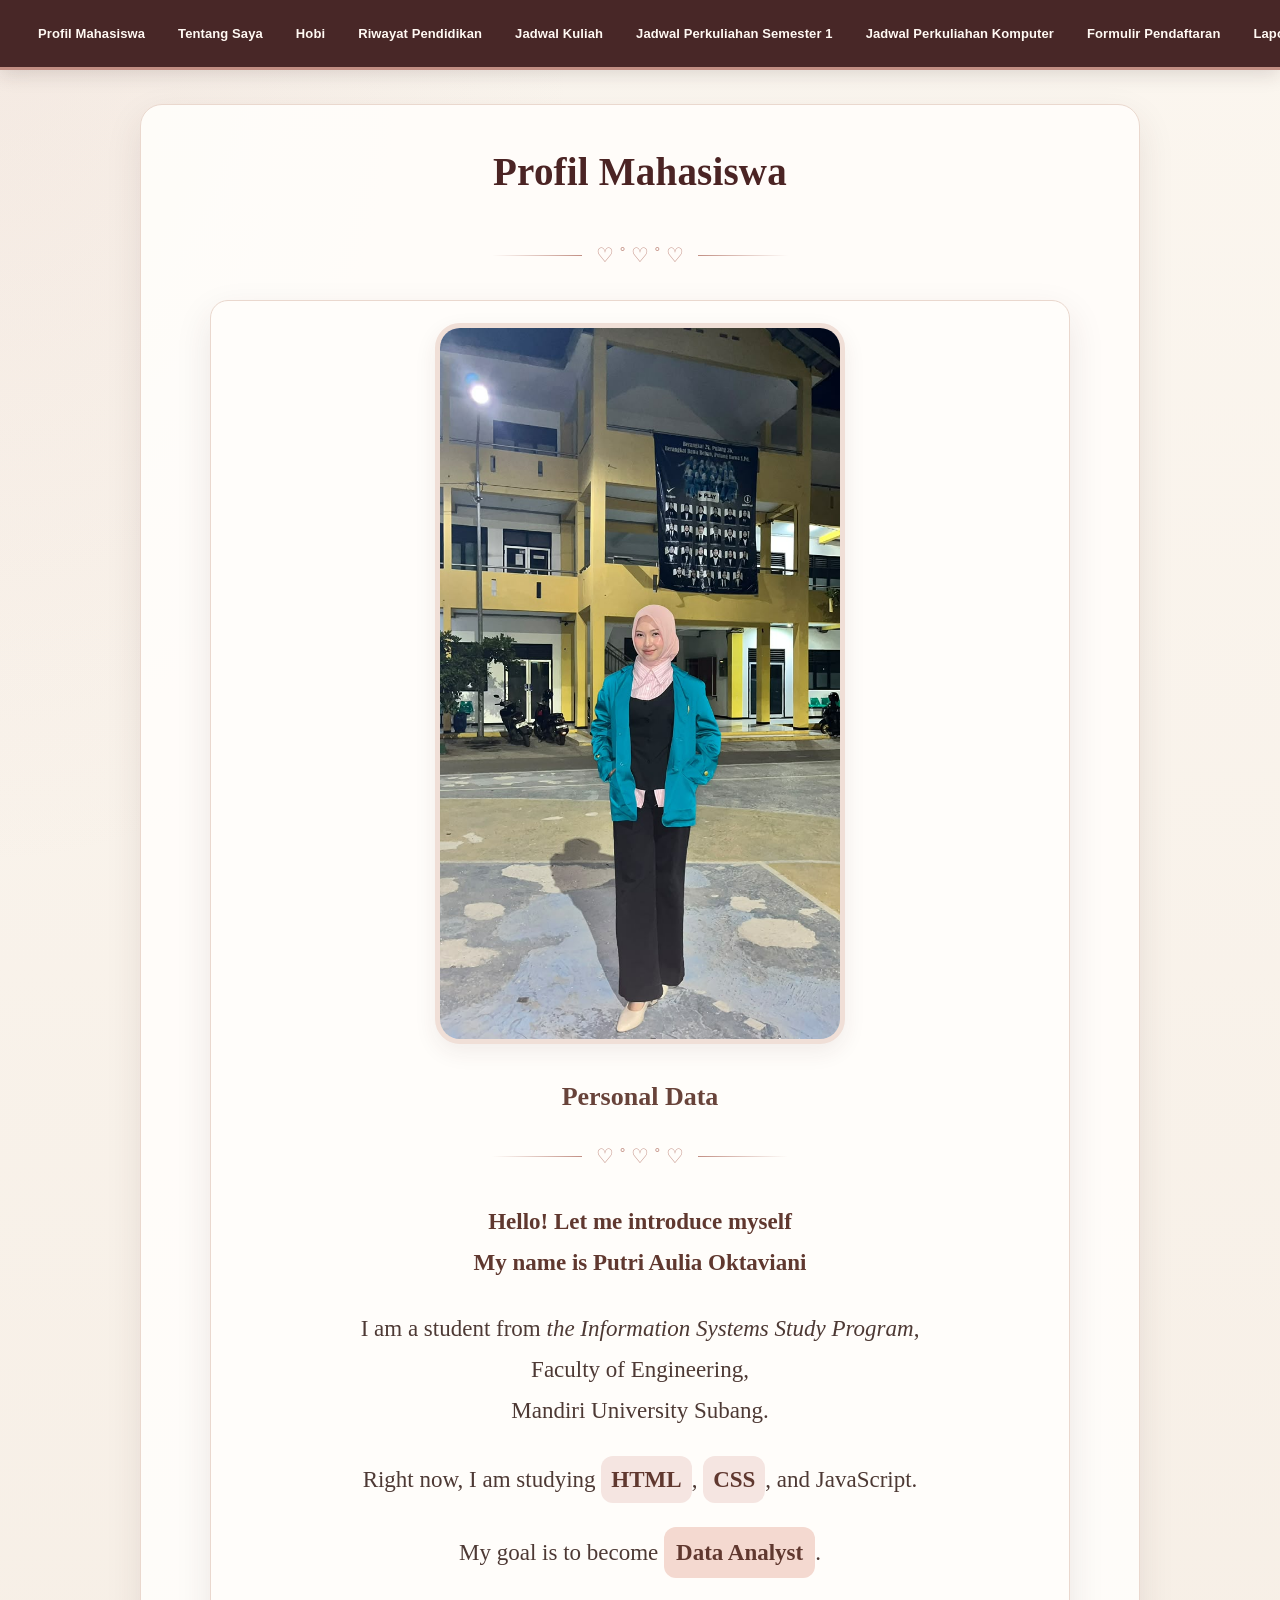
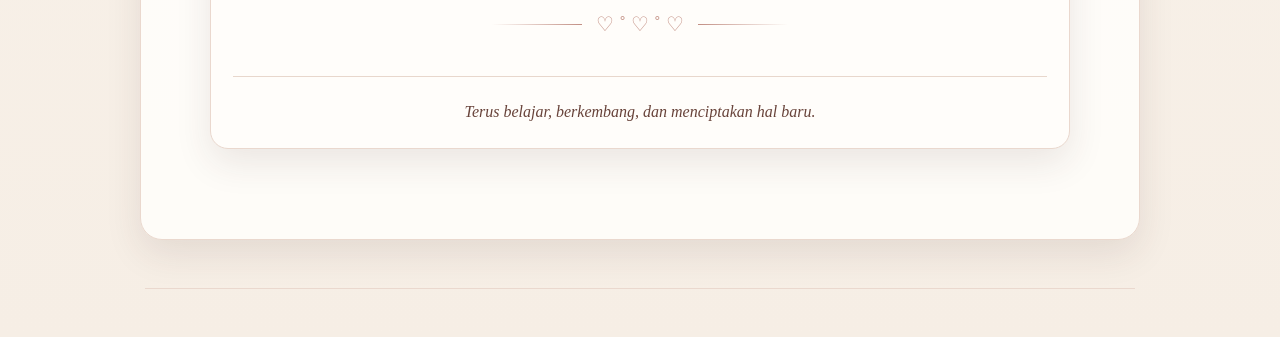
<file: index.html>
<!DOCTYPE html>
<html lang="id">

    <head>
        <meta charset="UTF-8">
        <meta name="viewport" content="width=device-width, initial-scale=1.0">
        <title>Profil Mahasiswa</title>
        <link rel="stylesheet" href="index.css">
        <link rel="icon" type="ico" href="icon putri.ico">
    </head>
    
    <body>
    <nav class="navbar">
        <a href="index.html">Profil Mahasiswa</a>
        <a href="about-me.html">Tentang Saya</a>
        <a href="hobbies.html">Hobi</a>
        <a href="educations.html">Riwayat Pendidikan</a>
        <a href="course-schedule.html">Jadwal Kuliah</a>
        <a href="table1.html">Jadwal Perkuliahan Semester 1</a>
        <a href="table2.html">Jadwal Perkuliahan Komputer</a>
        <a href="daftar_online.html">Formulir Pendaftaran</a>
        <a href="table3.html">Laporan Nilai Mahasiswa TI-2024</a>
    </nav>
        <!-- Profil Mahasiswa -->
         <main class="profil">

        <h1>Profil Mahasiswa</h1>
        <!-- Hiasan dibawah judul-->
        <div class="hiasan">
            <span></span>
            ♡ ˚ ♡ ˚ ♡
            <span></span>
        </div> 

        <div class="table-container">
        <!-- Foto Mahasiswa -->
        <div class="foto-container">
            <img 
                src="Foto aku.jpeg" 
                alt="Foto Mahasiswa" 
                width="200"
                class="foto-profil">
            <div class="info-foto"> 
                <h3>Foto Saya</h3> 
                <p>Putri Aulia Oktaviani</p> 
            </div>
        </div>
        <break></break>
        
        <!-- Informasi Mahasiswa -->
        <h3 font-size="30px">Personal Data</h3>
        <div class="hiasan">
            <span></span>
            ♡ ˚ ♡ ˚ ♡
            <span></span>
        </div>
        <div class="isi-profil">

        <p>
            <strong>Hello! Let me introduce myself<br>
            My name is <b>Putri Aulia Oktaviani</b></strong>
        </p>

        <p>
            I am a student from <i>the Information Systems Study Program</i>,<br>
            Faculty of Engineering,<br>
            Mandiri University Subang.
        </p>

        <p> 
            Right now, I am studying
            <strong class="label">HTML</strong>, 
            <strong class="label">CSS</strong>, 
            and JavaScript.
        </p>

        <p>
            My goal is to become
            <strong class="target">Data Analyst</strong>.
        </p>

        </div>

        <div class="hiasan bawah">
            <span></span>
            ♡ ˚ ♡ ˚ ♡
            <span></span>
        </div>
        <div class="kalimat-penutup">
            Terus belajar, berkembang, dan menciptakan hal baru.
        </div>
        </div>
        
         </main>

    <div class="container">
        <hr class="garis-bawah">
    </div>
    </body>
</html>
</file>
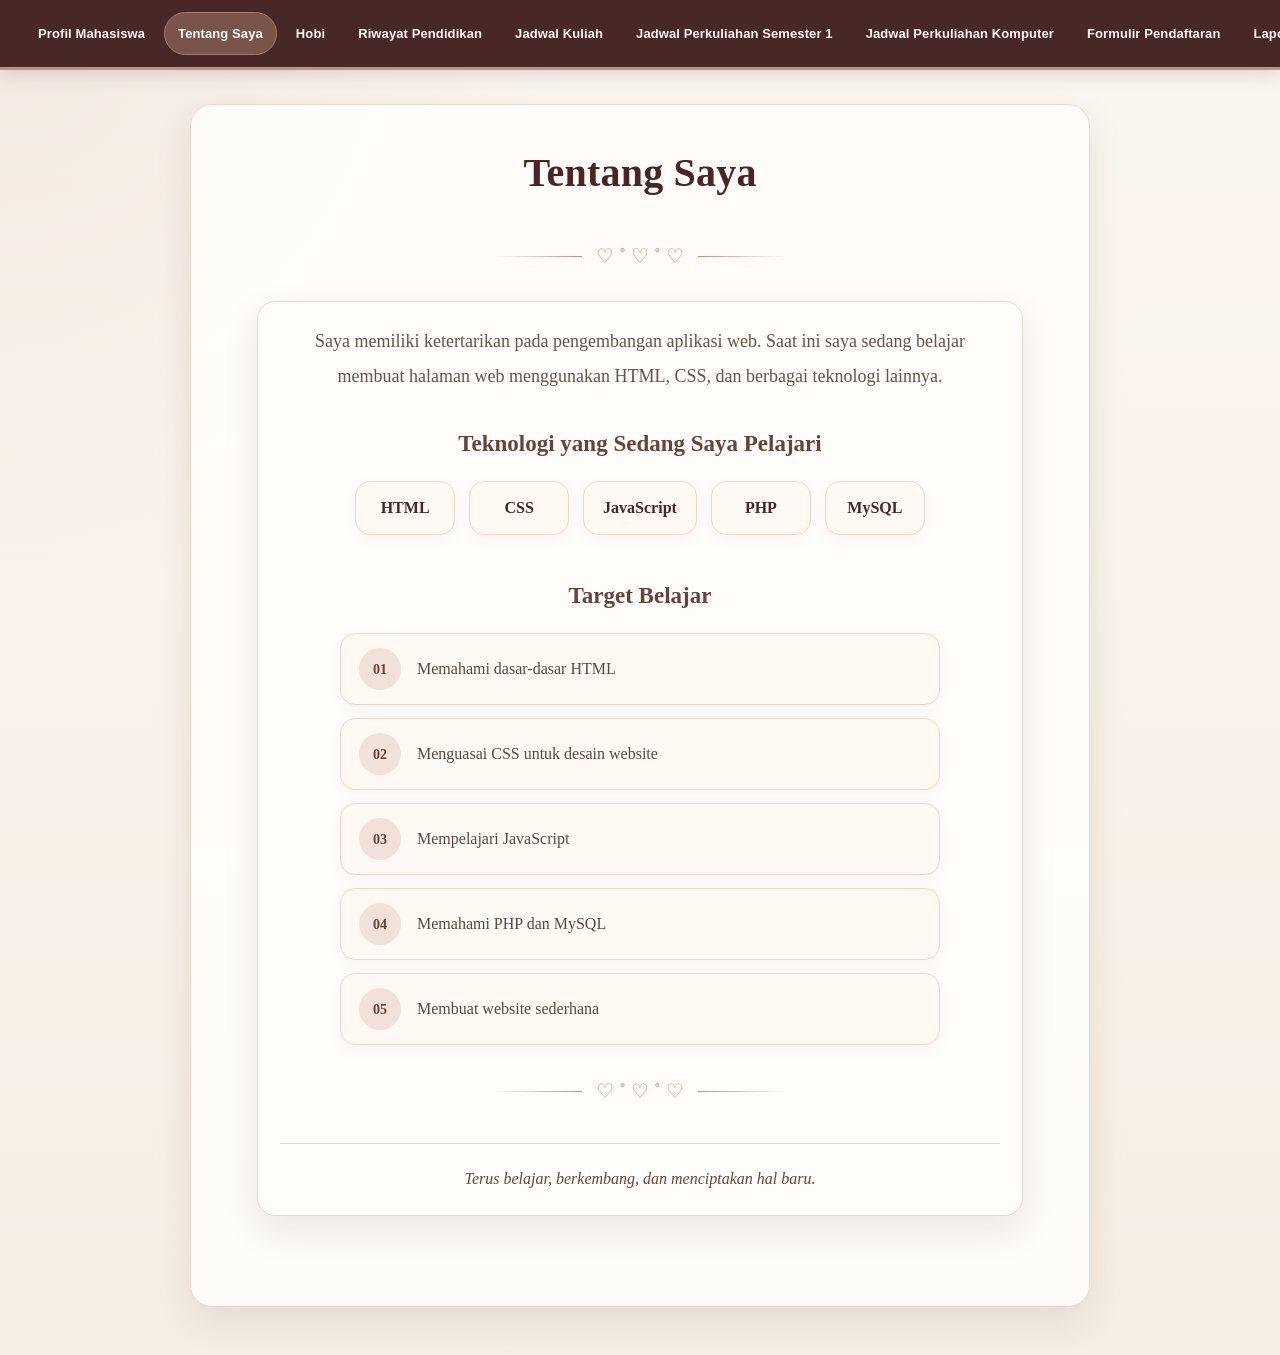
<file: about-me.html>
<!DOCTYPE html>
<html lang="id">
<head>
    <meta charset="UTF-8">
    <meta name="viewport" content="width=device-width, initial-scale=1.0">
    <title>Tentang Saya</title>

    <link rel="stylesheet" href="index.css">
    <link rel="icon" type="ico" href="icon putri.ico">
</head>
<body>

    <!-- Navigasi -->
    <nav class="navbar">
        <a href="index.html">Profil Mahasiswa</a>
        <a href="about-me.html" class="active">Tentang Saya</a>
        <a href="hobbies.html">Hobi</a>
        <a href="educations.html">Riwayat Pendidikan</a>
        <a href="jadwal.html">Jadwal Kuliah</a>
        <a href="table1.html">Jadwal Perkuliahan Semester 1</a>
        <a href="table2.html">Jadwal Perkuliahan Komputer</a>
        <a href="daftar_online.html">Formulir Pendaftaran</a>
        <a href="table3.html">Laporan Nilai Mahasiswa TI-2024</a>
    </nav>

    <!-- Konten Tentang Saya -->
    <main class="tentang-saya">

        <h1>Tentang Saya</h1>
            
         <div class="hiasan">
            <span></span>
            ♡ ˚ ♡ ˚ ♡
            <span></span>
        </div>
        <div class="table-container">
        <p class="deskripsi">
            Saya memiliki ketertarikan pada pengembangan aplikasi web.
            Saat ini saya sedang belajar membuat halaman web
            menggunakan HTML, CSS, dan berbagai teknologi lainnya.
        </p>

        <section class="bagian-teknologi">

            <h2>Teknologi yang Sedang Saya Pelajari</h2>

            <div class="daftar-teknologi">
                <div class="teknologi">HTML</div>
                <div class="teknologi">CSS</div>
                <div class="teknologi">JavaScript</div>
                <div class="teknologi">PHP</div>
                <div class="teknologi">MySQL</div>
            </div>

        </section>

        <section class="bagian-target">

            <h2>Target Belajar</h2>

            <div class="daftar-target">

                <div class="target-belajar">
                    <span class="nomor">01</span>
                    <p>Memahami dasar-dasar HTML</p>
                </div>

                <div class="target-belajar">
                    <span class="nomor">02</span>
                    <p>Menguasai CSS untuk desain website</p>
                </div>

                <div class="target-belajar">
                    <span class="nomor">03</span>
                    <p>Mempelajari JavaScript</p>
                </div>

                <div class="target-belajar">
                    <span class="nomor">04</span>
                    <p>Memahami PHP dan MySQL</p>
                </div>

                <div class="target-belajar">
                    <span class="nomor">05</span>
                    <p>Membuat website sederhana</p>
                </div>

            </div>

            <div class="hiasan bawah">
            <span></span>
            ♡ ˚ ♡ ˚ ♡
            <span></span>
            
        </div>

        </section>

        <div class="kalimat-penutup">
            Terus belajar, berkembang, dan menciptakan hal baru.
        </div>
        </div>
    </main>

</body>
</html>
</file>
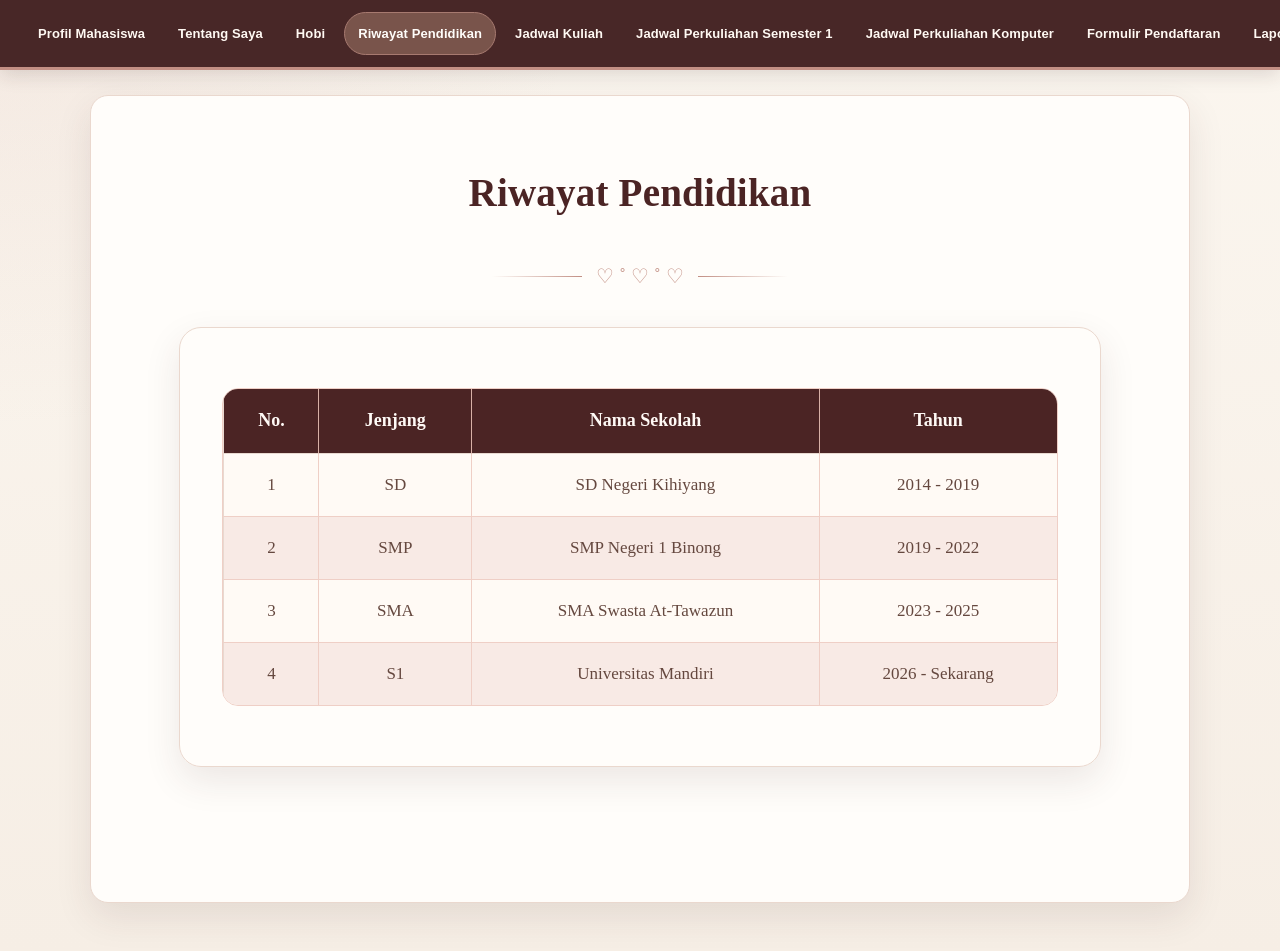
<file: educations.html>
<!DOCTYPE html>
<html lang="id">
<head>
    <meta charset="UTF-8">
    <meta name="viewport" content="width=device-width, initial-scale=1.0">
    <title>Riwayat Pendidikan</title>
    <link rel="stylesheet" href="index.css">
    <link rel="icon" type="ico" href="icon putri.ico">
</head>
<body>

    <!-- Navigasi -->
    <nav class="navbar">
        <a href="index.html">Profil Mahasiswa</a>
        <a href="about-me.html">Tentang Saya</a>
        <a href="hobbies.html">Hobi</a>
        <a href="educations.html" class="active">Riwayat Pendidikan</a>
        <a href="course-schedule.html">Jadwal Kuliah</a>
        <a href="table1.html">Jadwal Perkuliahan Semester 1</a>
        <a href="table2.html">Jadwal Perkuliahan Komputer</a>
        <a href="daftar_online.html">Formulir Pendaftaran</a>
        <a href="table3.html">Laporan Nilai Mahasiswa TI-2024</a>
    </nav>
 <div class="tabel-wrapper">
    <!-- Konten Riwayat Pendidikan -->
    <main class="pendidikan-container">
        <h1>Riwayat Pendidikan</h1>

        <div class="pendidikan-hiasan">
            <span></span>
            ♡ ˚ ♡ ˚ ♡
            <span></span>
        </div>

        <div class="pendidikan-card">
                <table class="tabel-pendidikan">

                    <thead>
                        <tr>
                            <th>No.</th>
                            <th>Jenjang</th>
                            <th>Nama Sekolah</th>
                            <th>Tahun</th>
                        </tr>
                    </thead>

                    <tbody>
                        <tr>
                            <td>1</td>
                            <td>SD</td>
                            <td>SD Negeri Kihiyang</td>
                            <td>2014 - 2019</td>
                        </tr>

                        <tr>
                            <td>2</td>
                            <td>SMP</td>
                            <td>SMP Negeri 1 Binong</td>
                            <td>2019 - 2022</td>
                        </tr>

                        <tr>
                            <td>3</td>
                            <td>SMA</td>
                            <td>SMA Swasta At-Tawazun</td>
                            <td>2023 - 2025</td>
                        </tr>

                        <tr>
                            <td>4</td>
                            <td>S1</td>
                            <td>Universitas Mandiri</td>
                            <td>2026 - Sekarang</td>
                        </tr>
                    </tbody>

                </table>
            

        </div>
    </main>
 </div>
</body>
</html>
</file>
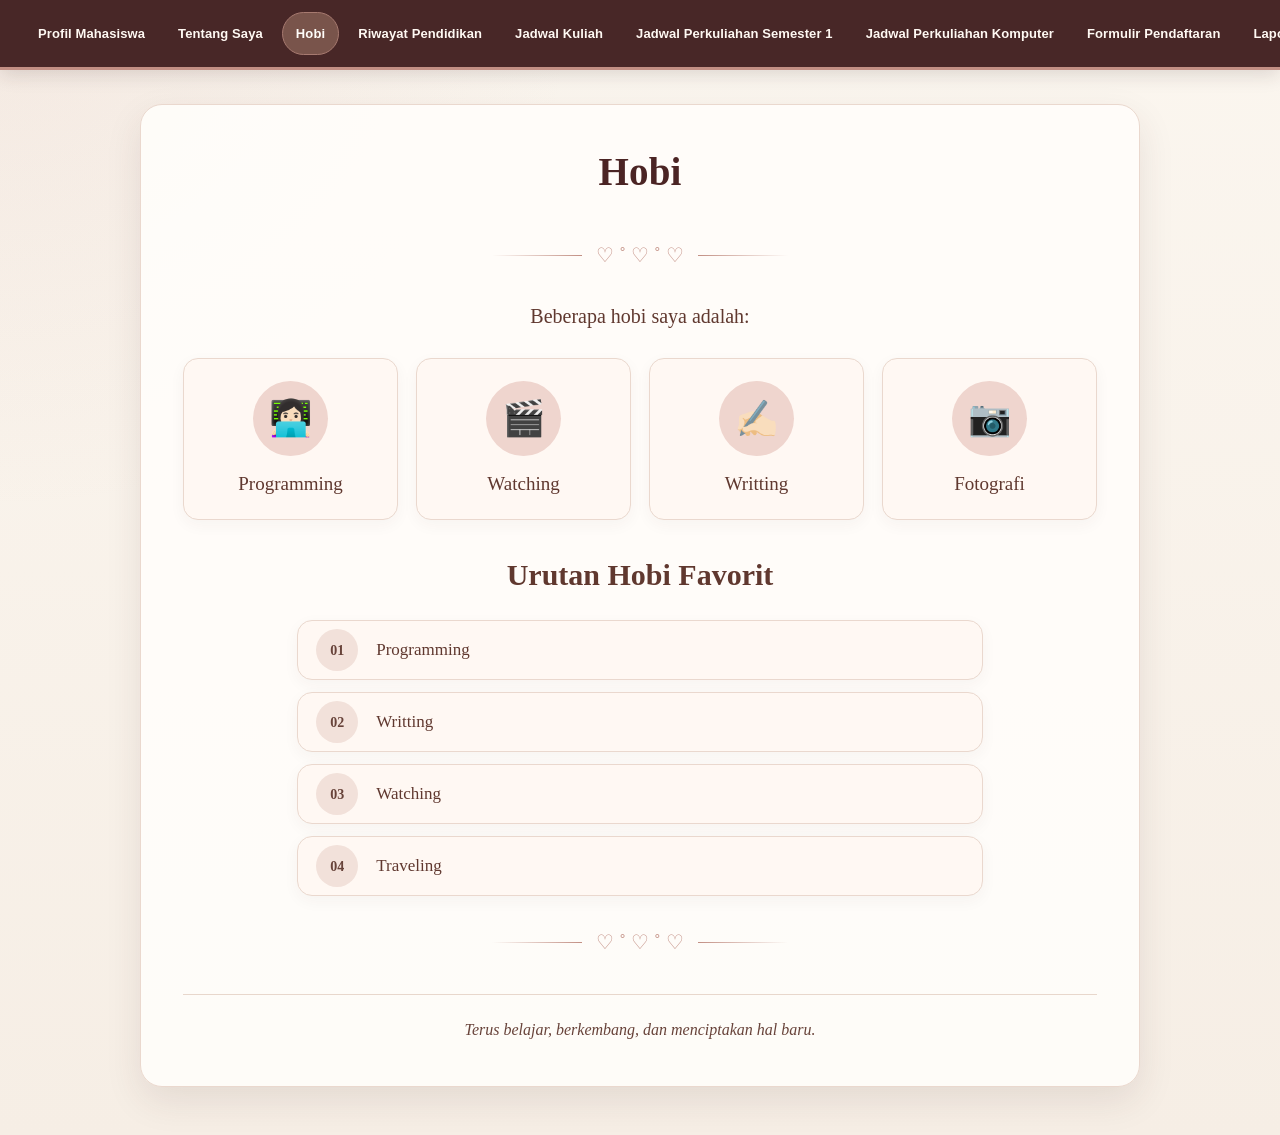
<file: hobbies.html>
<!DOCTYPE html>
<html lang="id">
<head>
    <meta charset="UTF-8">
    <meta name="viewport" content="width=device-width, initial-scale=1.0">
    <title>Hobi</title>
    <link rel="stylesheet" href="index.css">
    <link rel="icon" type="ico" href="icon putri.ico">
</head>
<body>

    <!-- Navigasi -->
    <nav class="navbar">
        <a href="index.html">Profil Mahasiswa</a>
        <a href="about-me.html">Tentang Saya</a>
        <a href="hobbies.html" class="active">Hobi</a>
        <a href="educations.html">Riwayat Pendidikan</a>
        <a href="course-schedule.html">Jadwal Kuliah</a>
        <a href="table1.html">Jadwal Perkuliahan Semester 1</a>
        <a href="table2.html">Jadwal Perkuliahan Komputer</a>
        <a href="daftar_online.html">Formulir Pendaftaran</a>
        <a href="table3.html">Laporan Nilai Mahasiswa TI-2024</a>
    </nav>

    <!-- Konten Hobi -->
    <main class="hobi-container">

        <h1>Hobi</h1>

        <div class="hiasan">
            <span></span>
            ♡ ˚ ♡ ˚ ♡
            <span></span>
        </div>

        <p class="pengantar">Beberapa hobi saya adalah:</p>

        <!-- Daftar Hobi -->
        <section class="daftar-hobi">

            <div class="kartu-hobi">
                <div class="ikon-hobi">👩🏻‍💻</div>
                <h3>Programming</h3>
            </div>

            <div class="kartu-hobi">
                <div class="ikon-hobi">🎬</div>
                <h3>Watching</h3>
            </div>

            <div class="kartu-hobi">
                <div class="ikon-hobi">✍🏻</div>
                <h3>Writting</h3>
            </div>

            <div class="kartu-hobi">
                <div class="ikon-hobi">📷</div>
                <h3>Fotografi</h3>
            </div>

        </section>

        <!-- Urutan Hobi Favorit -->
        <section class="favorit">

            <h2>Urutan Hobi Favorit</h2>

            <div class="daftar-favorit">

                <div class="item-favorit">
                    <span class="nomor">01</span>
                    <p>Programming</p>
                </div>

                <div class="item-favorit">
                    <span class="nomor">02</span>
                    <p>Writting</p>
                </div>

                <div class="item-favorit">
                    <span class="nomor">03</span>
                    <p>Watching</p>
                </div>

                <div class="item-favorit">
                    <span class="nomor">04</span>
                    <p>Traveling</p>
                </div>

            </div>

        </section>

        <div class="hiasan hiasan-bawah">
            <span></span>
            ♡ ˚ ♡ ˚ ♡
            <span></span>
        </div>
    <div class="kalimat-penutup">
        Terus belajar, berkembang, dan menciptakan hal baru.
    </div>
    </main>

</body>
</html>
</file>
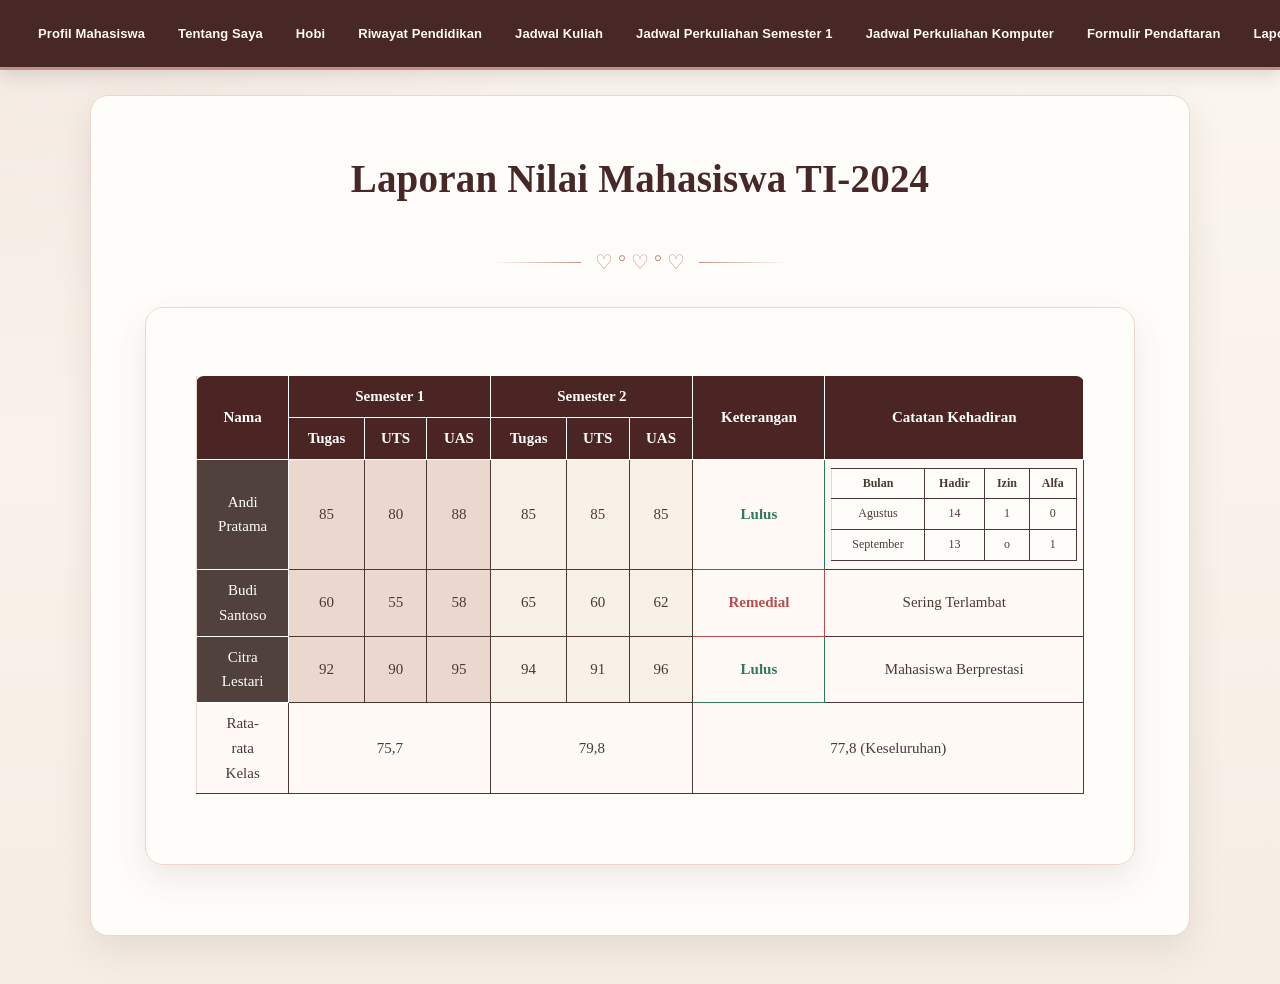
<file: table3.html>
<!DOCTYPE html>
<html lang="id">
<head>
    <meta charset="UTF-8">
    <meta name="viewport" content="width=device-width, initial-scale=1.0">
    <title>Laporan Nilai Mahasiswa TI-2024</title>
    <link rel="stylesheet" href="index.css">
    <link rel="icon" type="ico" href="icon putri.ico">
</head>
       
<body>
    
    <nav class="navbar">
        <a href="index.html">Profil Mahasiswa</a>
        <a href="about-me.html">Tentang Saya</a>
        <a href="hobbies.html">Hobi</a>
        <a href="educations.html">Riwayat Pendidikan</a>
        <a href="course-schedule.html">Jadwal Kuliah</a>
        <a href="table1.html">Jadwal Perkuliahan Semester 1</a>
        <a href="table2.html">Jadwal Perkuliahan Komputer</a>
        <a href="daftar_online.html">Formulir Pendaftaran</a>
        <a href="table3.html">Laporan Nilai Mahasiswa TI-2024</a>
    </nav>
<div class="tabel-wrapper">
    <h1>Laporan Nilai Mahasiswa TI-2024</h1>
    <div class="hiasan">
        <span></span>
        ♡ ° ♡ ° ♡
        <span></span>
    </div>
    <div class="table-container">
     <div class="container">
<table class="laporan-table">
    <caption></caption>
    <thead>
        <tr>
            <th rowspan="2">Nama</th>
            <th colspan="3">Semester 1</th>
            <th colspan="3">Semester 2</th>
            <th rowspan="2">Keterangan</th>
            <th rowspan="2">Catatan Kehadiran</th>
        </tr>
        <tr>
            <th>Tugas</th>
            <th>UTS</th>
            <th>UAS</th>
            <th>Tugas</th>
            <th>UTS</th>
            <th>UAS</th>
        </tr>
    </thead>

    <tbody>
        <tr>
            <td class="nama-lap">Andi<br>Pratama</td>
            <td class="semester-1">85</td>
            <td class="semester-1">80</td>
            <td class="semester-1">88</td>
            <td class="semester-2">85</td>
            <td class="semester-2">85</td>
            <td class="semester-2">85</td>
            <td class="lulus">Lulus</td>
            <td>
                <table class="tabel-kehadiran">
                    <tr>
                        <th>Bulan</th>
                        <th>Hadir</th>
                        <th>Izin</th>
                        <th>Alfa</th>
                    </tr>
                    <tr>
                        <td>Agustus</td>
                        <td>14</td>
                        <td>1</td>
                        <td>0</td>
                    </tr>
                    <tr>
                        <td>September</td>
                        <td>13</td>
                        <td>o</td>
                        <td>1</td>
                    </tr>
                </table>
            </td>
        </tr>
        <tr>
            <td class="nama-lap">Budi<br>Santoso</td>
            <td class="semester-1">60</td>
            <td class="semester-1">55</td>
            <td class="semester-1">58</td>
            <td class="semester-2">65</td>
            <td class="semester-2">60</td>
            <td class="semester-2">62</td>
            <td class="remedial">Remedial</td>
            <td>Sering Terlambat</td>
        </tr>
        <tr>
            <td class="nama-lap">Citra<br>Lestari</td>
            <td class="semester-1">92</td>
            <td class="semester-1">90</td>
            <td class="semester-1">95</td>
            <td class="semester-2">94</td>
            <td class="semester-2">91</td>
            <td class="semester-2">96</td>
            <td class="lulus">Lulus</td>
            <td>Mahasiswa Berprestasi</td>
        </tr>
        <tr class="nth-child">
            <td class="rata-rata">Rata-<br>rata<br>Kelas</td>
            <td class="rata-rata" colspan="3">75,7</td>
            <td class="rata-rata" colspan="3">79,8</td>
            <td class="rata-rata" colspan="2">77,8 (Keseluruhan)</td>
        </tr>
       
    </tbody>
 </table>
 </div>
<div class="container">
</div>
</div>
</div>
</body>
</html>
</file>
<file: index.css>
/* =====================================================
   TEMA BERSAMA â€” COKELAT, CREAM, DAN DUSTY ROSE
   Digunakan oleh seluruh halaman website
===================================================== */

:root {
    --cokelat-tua: #4b2424;
    --cokelat: #60382f;
    --cokelat-sedang: #805347;
    --cokelat-muda: #987366;
    --cream: #f8f1e8;
    --cream-terang: #fffdf9;
    --cream-merah-muda: #f5e5e1;
    --garis: #e8d7cc;
    --dusty-rose: #c38d7e;
    --bayangan: 0 10px 30px rgba(83, 52, 40, 0.10);
}

* { box-sizing: border-box; }

html { scroll-behavior: smooth; }

body {
    margin: 0;
    padding: 0;
    font-family: Georgia, "Times New Roman", serif;
    line-height: 1.6;
    color: #543b35;
    background: var(--cream);
}

img { max-width: 100%; }

h1, h2, h3, p { overflow-wrap: break-word; }

h1 {
    margin: 35px auto 20px;
    padding: 0 15px 12px;
    color: var(--cokelat);
    font-size: clamp(28px, 4vw, 42px);
    line-height: 1.3;
    text-align: center;
}

h2 {
    color: var(--cokelat-sedang);
    font-size: clamp(21px, 3vw, 28px);
    line-height: 1.3;
}

p { font-size: 16px; }

/* NAVIGASI BERSAMA */
.navbar {
    display: flex;
    flex-wrap: nowrap;
    align-items: center;
    gap: 2px;
    width: 100%;
    padding: 8px 12px;
    overflow-x: auto;
    overflow-y: hidden;
    background: var(--cokelat-tua);
    scrollbar-width: thin;
    scrollbar-color: #987366 var(--cokelat-tua);
}

.navbar a {
    display: block;
    flex: 0 0 auto;
    padding: 16px 14px;
    border-radius: 10px;
    color: #fff8f0;
    font-size: 14px;
    font-weight: bold;
    text-decoration: none;
    white-space: nowrap;
    transition: background-color .25s ease, color .25s ease;
}

.navbar a:hover,
.navbar a:focus-visible,
.navbar a.active {
    background: #754747;
    color: #fffdf9;
}

/* HIASAN GARIS DAN HATI */
.hiasan,
.pendidikan-hiasan {
    display: flex;
    align-items: center;
    justify-content: center;
    gap: 20px;
    margin: 18px auto 32px;
    color: var(--dusty-rose);
    font-size: 27px;
    text-align: center;
}

.hiasan span,
.pendidikan-hiasan span {
    display: block;
    flex: 0 1 110px;
    width: 110px;
    height: 2px;
    background: #d5a79a;
}

.hiasan
.hiasan-profil {
    display: flex;
    justify-content: center;
    align-items: center;
    gap: 15px;
    margin: 20px auto 35px;
    color: var(--dusty-rose);
    font-size: 22px;
}

.hiasan.bawah,
.hiasan-bawah { margin-top: 35px; margin-bottom: 0; }

/* PROFIL MAHASISWA */
.profil,
.tentang-saya,
.hobi-container,
.pendidikan-card {
    width: min(92%, 1000px);
    margin: 45px auto;
    padding: 38px clamp(18px, 4vw, 42px);
    border: 1px solid #efd8ce;
    border-radius: 22px;
    background: var(--cream-terang);
    box-shadow: var(--bayangan);
    text-align: center;
}

.profil h1,
.tentang-saya h1,
.hobi-container h1,
.pendidikan-container h1 {
    margin-top: 0;
    color: #4b2424;
}

.foto-container {
    position: relative;
    display: inline-block;
    width: min(410px, 100%);
    overflow: hidden;
    border: 5px solid #f0dfd7;
    border-radius: 25px;
    background: var(--cream-merah-muda);
}

.foto-profil,
.foto-container img {
    display: block;
    width: 100%;
    height: auto;
    object-fit: cover;
    transition: transform .35s ease;
}

.foto-container:hover img { transform: scale(1.04); }

.info-foto {
    position: absolute;
    right: 0;
    bottom: 0;
    left: 0;
    padding: 14px;
    color: white;
    background: rgba(75, 36, 36, .84);
    opacity: 0;
    transform: translateY(100%);
    transition: opacity .3s ease, transform .3s ease;
}

.foto-container:hover .info-foto,
.foto-container:focus-within .info-foto { opacity: 1; transform: translateY(0); }
.info-foto h3, .info-foto p { margin: 0; }
.info-foto p { font-size: 14px; }

.isi-profil p {
    margin: 24px 0;
    font-size: clamp(17px, 2.3vw, 23px);
    line-height: 1.8;
}

.isi-profil strong, .label, .target { color: var(--cokelat); }
.label, .target {
    display: inline-block;
    padding: 3px 10px;
    border-radius: 12px;
    background: var(--cream-merah-muda);
    font-weight: bold;
}
.target { padding: 5px 12px; background: #f4d9d0; }
.isi-profil em { color: #87675c; }
.profil h3 { font-size: 26px; }

/* TENTANG SAYA */
.tentang-saya { max-width: 900px; margin-top: 45px; }
.tentang-saya h1 { font-size: clamp(25px, 4vw, 40px); }
.tentang-saya h2 { margin-bottom: 22px; font-size: 23px; }
.deskripsi {
    max-width: 700px;
    margin: 0 auto 32px;
    color: #66534c;
    font-size: 18px;
    line-height: 1.9;
}
.bagian-teknologi { margin: 35px 0 45px; }
.daftar-teknologi {
    display: flex;
    flex-wrap: wrap;
    justify-content: center;
    gap: 14px;
}
.teknologi {
    min-width: 100px;
    padding: 13px 19px;
    border: 1px solid #ecd3cb;
    border-radius: 12px;
    background: var(--cream-merah-muda);
    color: var(--cokelat);
    font-weight: bold;
    transition: transform .25s ease, background-color .25s ease;
}
.teknologi:hover { transform: translateY(-3px); background: #e9c9be; }
.bagian-target { margin-top: 40px; }
.daftar-target {
    display: flex;
    flex-direction: column;
    gap: 13px;
    max-width: 600px;
    margin: 0 auto;
}
.target-belajar {
    display: flex;
    align-items: center;
    gap: 16px;
    padding: 14px 18px;
    border: 1px solid #eee0d6;
    border-radius: 12px;
    background: #faf3ec;
    text-align: left;
}
.nomor {
    display: inline-flex;
    flex: 0 0 42px;
    align-items: center;
    justify-content: center;
    width: 42px;
    height: 42px;
    border-radius: 50%;
    background: var(--cokelat-sedang);
    color: white;
    font-size: 14px;
    font-weight: bold;
}
.target-belajar p { margin: 0; color: #5b4840; font-size: 16px; }
.kalimat-penutup {
    margin-top: 35px;
    padding-top: 22px;
    border-top: 1px solid var(--garis);
    color: var(--cokelat-muda);
    font-style: italic;
}

/* HOBI */
.hobi-container { max-width: 1200px; }
.pengantar { margin: 18px 0 25px; color: var(--cokelat); font-size: 20px; }
.daftar-hobi {
    display: grid;
    grid-template-columns: repeat(4, minmax(0, 1fr));
    gap: 18px;
    margin: 25px 0 35px;
}
.kartu-hobi {
    padding: 22px 12px;
    border: 1px solid #f0d7ce;
    border-radius: 17px;
    background: #f9ece7;
    transition: transform .25s ease, background-color .25s ease, box-shadow .25s ease;
}
.kartu-hobi:hover { transform: translateY(-4px); background: #f3dfd7; box-shadow: 0 7px 18px rgba(96,56,47,.10); }
.ikon-hobi {
    display: flex;
    align-items: center;
    justify-content: center;
    width: 75px;
    height: 75px;
    margin: 0 auto 15px;
    border-radius: 50%;
    background: #efd5ce;
    font-size: 35px;
}
.kartu-hobi h3 { margin: 0; color: var(--cokelat); font-size: 19px; font-weight: normal; }
.favorit { margin-top: 35px; }
.favorit h2 { margin-bottom: 25px; color: var(--cokelat); font-size: 30px; }
.daftar-favorit { display: flex; flex-direction: column; gap: 12px; width: min(75%, 700px); margin: 0 auto; }
.item-favorit {
    display: flex;
    align-items: center;
    gap: 18px;
    padding: 8px 18px;
    border-radius: 30px;
    background: #f9ece7;
    text-align: left;
    transition: transform .25s ease, background-color .25s ease;
}
.item-favorit:hover { transform: translateX(4px); background: #f1ddd5; }
.item-favorit p { margin: 0; color: var(--cokelat); font-size: 17px; }

/* RIWAYAT PENDIDIKAN */
.pendidikan-container { width: min(95%, 1250px); margin: 40px auto; padding: 10px 0 25px; text-align: center; }
.pendidikan-container h1 { margin-top: 0; }
.pendidikan-card { width: 100%; margin: 0; padding: clamp(14px, 3vw, 35px); }
.tabel-wrapper { width: 100%; overflow-x: auto; border-radius: 16px; }
.tabel-pendidikan { width: 100%; border-collapse: separate; border-spacing: 0; overflow: hidden; border: 1px solid #efcfc6; border-radius: 16px; color: #65483f; font-size: 17px; }
.tabel-pendidikan th { padding: 17px 14px; border-right: 1px solid #d8b0a6; background: var(--cokelat-tua); color: #fffaf6; font-size: 18px; }
.tabel-pendidikan th:last-child, .tabel-pendidikan td:last-child { border-right: 0; }
.tabel-pendidikan td { padding: 17px 14px; border-right: 1px solid #efcfc6; border-bottom: 1px solid #efcfc6; }
.tabel-pendidikan tbody tr:nth-child(odd) { background: #fffaf5; }
.tabel-pendidikan tbody tr:nth-child(even) { background: #f8eae5; }
.tabel-pendidikan tbody tr:last-child td { border-bottom: 0; }
.tabel-pendidikan tbody tr:hover { background: #f0d9d1; }
.pendidikan-footer { display: flex; align-items: center; justify-content: center; gap: 12px; margin-top: 25px; color: #94695f; font-size: 15px; font-style: italic; }
.pendidikan-footer p { margin: 0; }
.pendidikan-footer span { color: var(--dusty-rose); font-size: 22px; }

/* BACKGROUND JADWAL KKULIAH */
.jadwal-kuliah tbody td.kegiatan-mhs {background: #f8eae5;}

/* TABEL KULIAH DAN LAPORAN NILAI */
.table-container {
    width: min(94%, 1200px);
    margin: 0 auto 40px;
    padding: clamp(12px, 2.5vw, 25px);
    overflow-x: auto;
    border: 1px solid #ead9cf;
    border-radius: 20px;
    background: var(--cream-terang);
    box-shadow: var(--bayangan);
}
.table-container table {
    width: 100%;
    margin: 0 auto;
    border-collapse: collapse;
    border: 1px solid #d7c4b9;
    background: white;
}
.table-container th,
.table-container td {
    padding: 12px 10px;
    border: 1px solid #d7c4b9;
    text-align: center;
    vertical-align: middle;
    font-size: 16px;
}
.table-container thead th {
    background: var(--cokelat-tua);
    color: #fffaf6;
    font-weight: bold;
}
.table-container tbody td.hari { background: #f8eae5; }
.table-container tbody td { background: #fffaf5; }
.table-container tbody tr:hover td { background: #f0d9d1; transition: background-color .2s ease; }
.table-container td.kegiatan,
.table-container .total td { font-weight: bold; color: var(--cokelat); }
.table-container .total td { background: #ead8ce; }

/* Jadwal komputer */
.jadwal { width: 100%; min-width: 850px; border-collapse: collapse; text-align: center; font-size: 16px; }
.jadwal th, .jadwal td { padding: 12px 8px; border: 1px solid #d7c4b9; vertical-align: middle; }
.jadwal thead th { background: var(--cokelat-tua); color: #fffaf6; font-size: 17px; }
.jadwal thead tr:nth-child(2) th { white-space: nowrap; }
.jadwal tbody td { background: #fffaf5; color: #51413c; }
.jadwal tbody td.hari2 { background: #f8eae5; }
.jadwal .baris-catatan th, .jadwal .baris-catatan td { background: #ead8ce; color: var(--cokelat); font-weight: bold; }
.jadwal tbody tr:not(.baris-catatan) td:hover { background: #f0d9d1; }

/* Laporan nilai: tabel utama dan tabel kecil kehadiran */
.laporan-container { width: 98%; max-width:  1100px; margin: 20px auto; overflow-x: auto;}
.laporan-table { width: 100%; border-collapse: collapse !important; border-spacing: 0 !important; }
.laporan-table caption { padding: 10px; color: var(--cokelat); font-weight: bold; }
.laporan-table th, .laporan-table td { padding: 8px 6px; border: 1px solid; font-size: 15px; }
.laporan-table thead th { background: var(--cokelat-tua); color: white; }
.laporan-table tbody td.nama-lap { background: #51413c; color: white !important; }
.laporan-table tbody td.semester-1, .laporan-table .semester\ 1 { background: #ead8ce !important; }
.laporan-table tbody td.semester-2, .laporan-table .semester\ 2 { background: #f8f1e8 !important; }
.laporan-table .lulus { color: #32795b; font-weight: bold; }
.laporan-table .remedial { color: #b74d4d; font-weight: bold; }
.laporan-table tbody tr:nth-child td.rata-rata td { background: #51413c !important; font-weight: bold; }
.laporan-table .tabel-kehadiran { min-width: 0; width: 100%; border-collapse: collapse; font-size: 12px; }
.laporan-table .tabel-kehadiran th, .laporan-table .tabel-kehadiran td { padding: 5px 4px; font-size: 12px; white-space: nowrap; }
.laporan-table .tabel-kehadiran tbody td { background: #fffdf9; }

/* FORMULIR PENDAFTARAN */
.form-card {
    width: min(100%, 560px);
    margin: 0 auto;
    padding: 40px clamp(30px, 4vw, 40px);
    border: 1px solid #ead9cf;
    border-radius: 18px;
    background: var(--cream-terang);
    box-shadow: var(--bayangan);
    text-align: center;;
}
.form-card label { display: block; margin: 15px 0 6px; color: var(--cokelat); font-weight: bold; }
.form-card input[type="text"],
.form-card input[type="email"],
.form-card input[type="password"],
.form-card input[type="number"],
.form-card input[type="date"],
.form-card input[type="url"],
.form-card input[type="file"],
.form-card select,
.form-card textarea {
    display: block;
    width: 100%;
    max-width: 100%;
    margin: 8px auto 18px;
    padding: 11px 12px;
    border: 1px solid #d8c4b9;
    border-radius: 8px;
    background: #fffdf9;
    color: #543b35;
    font: inherit;
    text-align: left;
}
.form-card input[type="radio"], .form-card input[type="checkbox"] { accent-color: var(--cokelat-sedang); }
.form-card button {
    margin: 8px 5px 0;
    padding: 11px 22px;
    border: 0;
    border-radius: 8px;
    background: var(--cokelat-tua);
    color: white;
    font: inherit;
    font-weight: bold;
    cursor: pointer;
    transition: background-color .2s ease, transform .2s ease;
}
.form-card button:hover { background: var(--cokelat-sedang); transform: translateY(-1px); }

/* GARIS PEMBATAS OPSIONAL */
.container { width: min(95%, 1250px); margin: 20px auto; }
.garis-atas, .garis-bawah { border: 0; border-top: 1px solid #e2cfc4; }

/* RESPONSIF */
@media (max-width: 768px) {
    .navbar { padding: 6px 8px; }
    .navbar a { padding: 13px 11px; font-size: 12px; }
    .profil, .tentang-saya, .hobi-container { width: 92%; margin: 25px auto; padding: 25px 18px; }
    .profil h1, .tentang-saya h1, .hobi-container h1, .pendidikan-container h1 { font-size: 31px; }
    .isi-profil p { margin: 22px 0; font-size: 18px; }
    .deskripsi { font-size: 16px; }
    .daftar-hobi { grid-template-columns: repeat(2, minmax(0, 1fr)); gap: 12px; }
    .kartu-hobi { padding: 18px 8px; }
    .ikon-hobi { width: 60px; height: 60px; font-size: 28px; }
    .kartu-hobi h3 { font-size: 16px; }
    .favorit h2 { font-size: 25px; }
    .daftar-favorit { width: 100%; }
    .item-favorit { gap: 12px; padding: 8px 12px; }
    .item-favorit p { font-size: 15px; }
    .nomor { flex-basis: 36px; width: 36px; height: 36px; }
    .hiasan, .pendidikan-hiasan { gap: 12px; font-size: 23px; }
    .hiasan span, .pendidikan-hiasan span { flex-basis: 65px; width: 65px; }
    .pendidikan-container { width: 95%; margin: 25px auto; }
    .pendidikan-card { padding: 12px; }
    .tabel-pendidikan { min-width: 580px; font-size: 15px; }
    .tabel-pendidikan th { font-size: 16px; }
    .pendidikan-footer { gap: 7px; font-size: 12px; }
    .table-container { width: 96%; padding: 10px; }
    .table-container table:not(.tabel-kehadiran) { min-width: 580px; }
    .laporan-container .laporan-table { min-width: 1050px; }
    .form-card { width: 100%; }
}

@media (prefers-reduced-motion: reduce) {
    *, *::before, *::after { scroll-behavior: auto !important; transition-duration: .01ms !important; }
}



/* =====================================================
   REDESAIN SERAGAM SELURUH WEBSITE
   Palet: cokelat espresso, cream, dan dusty rose
   Bagian ini menyamakan hiasan semua halaman.
===================================================== */
:root {
  --espresso: #482727;
  --brown: #68433a;
  --brown-soft: #8d675b;
  --rose: #c28f84;
  --cream: #fbf6ef;
  --paper: #fffdfa;
  --line: #ead8ce;
  --ink: #4d3934;
  --shadow: 0 14px 36px rgba(72, 39, 39, .10);
}

* { box-sizing: border-box; }
html { scroll-behavior: smooth; }
body {
  min-height: 100vh;
  margin: 0;
  color: var(--ink);
  background:
    radial-gradient(ellipse at top left, rgba(194,143,132,.12), transparent 36rem),
    linear-gradient(180deg, #fbf6ef 0%, #f6eee5 100%);
  font-family: Georgia, "Times New Roman", serif;
  line-height: 1.65;
}

/* Navigasi yang sama di semua halaman */
.navbar {
  position: relative;
  z-index: 2;
  display: flex;
  flex-wrap: nowrap;
  align-items: center;
  gap: 5px;
  width: 100%;
  padding: 12px clamp(10px, 2vw, 24px);
  overflow-x: auto;
  background: var(--espresso);
  border-bottom: 3px solid var(--rose);
  box-shadow: 0 5px 18px rgba(48, 25, 25, .14);
  scrollbar-width: thin;
  scrollbar-color: var(--rose) var(--espresso);
}
.navbar a {
  flex: 0 0 auto;
  padding: 10px 13px;
  border: 1px solid transparent;
  border-radius: 999px;
  color: #fff9f3;
  font-family: Arial, sans-serif;
  font-size: 13px;
  font-weight: 600;
  letter-spacing: .1px;
  text-decoration: none;
  white-space: nowrap;
  transition: background .2s ease, border-color .2s ease, transform .2s ease;
}
.navbar a:hover, .navbar a:focus-visible, .navbar a.active {
  color: #fffdfa;
  background: #79544b;
  border-color: #a77a70;
}
.navbar a:hover { transform: translateY(-1px); }

/* Judul halaman memiliki aksen dekoratif yang seragam */
h1 {
  position: relative;
  width: fit-content;
  max-width: calc(100% - 30px);
  margin: 36px auto 25px;
  padding: 0 18px 16px;
  color: var(--espresso);
  font-size: clamp(27px, 4vw, 39px);
  line-height: 1.3;
  text-align: center;
  letter-spacing: .2px;
}
/* Menghapus teks/hiasan pseudo-element yang muncul tepat di bawah judul */
h1::after {
  content: none !important;
  display: none !important;
}
h2 { color: var(--brown); line-height: 1.35; }
h3 { color: var(--brown); line-height: 1.35; }
p { overflow-wrap: anywhere; }

/* Dekorasi garis-hati lama tetap seragam dan lebih halus */
.hiasan, .pendidikan-hiasan {
  display: flex;
  align-items: center;
  justify-content: center;
  gap: 14px;
  margin: 15px auto 28px;
  color: var(--rose);
  font-size: 20px;
  text-align: center;
}
.hiasan span, .pendidikan-hiasan span, .hiasan .garis {
  display: block;
  flex: 0 1 90px;
  width: 90px;
  height: 1px;
  background: linear-gradient(90deg, transparent, var(--rose));
}
.hiasan span:last-child, .pendidikan-hiasan span:last-child { background: linear-gradient(90deg, var(--rose), transparent); }
.hiasan.bawah, .hiasan-bawah { margin-top: 30px; margin-bottom: 0; }

/* Kartu konten: profil, tentang, hobi, pendidikan */
.profil, .tentang-saya, .hobi-container, .pendidikan-card,
.pendidikan-container > .pendidikan-card {
  width: min(92%, 1000px);
  margin: 34px auto 48px;
  padding: clamp(22px, 4vw, 42px);
  border: 1px solid var(--line);
  border-radius: 22px;
  background: rgba(255,253,250,.94);
  box-shadow: var(--shadow);
  text-align: center;
}
.profil h1, .tentang-saya h1, .hobi-container h1, .pendidikan-container h1 { margin-top: 0; }
.foto-container { border-color: #f0dfd7; box-shadow: 0 8px 22px rgba(72,39,39,.08); }
.teknologi, .target-belajar, .kartu-hobi, .item-favorit {
  border: 1px solid var(--line);
  border-radius: 15px;
  background: #fff8f3;
  box-shadow: 0 5px 16px rgba(72,39,39,.045);
}
.teknologi { color: var(--espresso); }
.nomor { color: var(--brown); background: #f2e1da; }
.kalimat-penutup, .pendidikan-footer {
  color: var(--brown);
  font-style: italic;
}

/* Semua tabel memakai warna, garis, dan jarak yang konsisten */
.container, .table-container, .tabel-wrapper {
  width: min(94%, 1100px);
  margin: 25px auto 48px;
}
.table-container, .tabel-wrapper {
  overflow-x: auto;
  padding: clamp(12px, 2vw, 22px);
  border: 1px solid var(--line);
  border-radius: 18px;
  background: var(--paper);
  box-shadow: var(--shadow);
}
table {
  width: 100%;
  margin: 18px auto;
  border-collapse: separate;
  border-spacing: 0;
  color: var(--ink);
  background: var(--paper);
  font-size: 15px;
  text-align: center;
}
th, td {
  padding: 12px 13px;
  border-right: 1px solid #e8d9d0;
  border-bottom: 1px solid #e8d9d0;
  vertical-align: middle;
}
th:first-child, td:first-child { border-left: 1px solid #e8d9d0; }
thead th {
  color: #fffaf5;
  background: var(--espresso);
  font-weight: 700;
}
thead tr:first-child th:first-child { border-top-left-radius: 8px; }
thead tr:first-child th:last-child { border-top-right-radius: 8px; }
tbody tr:nth-child(even) { background: #fbf1eb; }
tbody tr:nth-child(odd) { background: #fffdfa; }
tbody tr:hover { background: #f4e4dc; }
caption { padding: 10px; color: var(--brown); font-weight: bold; }
.tabel-pendidikan { min-width: 500px; }
.jadwal { min-width: 760px; }
.tabel-kehadiran { min-width: 0; font-size: 13px; }
.tabel-kehadiran th, .tabel-kehadiran td { padding: 6px 8px; }
.lulus { color: #326b45; font-weight: bold; }
.remedial { color: #9a3e3e; font-weight: bold; }
.kegiatan, .total, .baris-catatan { background: #f2e1da; font-weight: bold; }

/* Formulir dengan gaya kartu yang sama */
form, .table-container form, .form-container {
  width: min(100%, 650px);
  margin: 0 auto;
  padding: clamp(18px, 3vw, 30px);
  border: 1px solid var(--line);
  border-radius: 18px;
  background: var(--paper);
  box-shadow: 0 8px 24px rgba(72,39,39,.07);
  text-align: center;
}
label { display: block; margin: 12px 0 6px; color: var(--brown); font-weight: bold; }
input[type="text"], input[type="email"], input[type="password"], input[type="number"], input[type="date"], select, textarea {
  display: block;
  width: min(100%, 440px);
  margin: 8px auto 18px;
  padding: 12px 14px;
  border: 1px solid #ddc8bd;
  border-radius: 10px;
  outline: none;
  background: #fffdfa;
  color: var(--ink);
  font: inherit;
  text-align: left;
  transition: border-color .2s, box-shadow .2s;
}
input:focus, select:focus, textarea:focus { border-color: var(--rose); box-shadow: 0 0 0 3px rgba(194,143,132,.16); }
button, input[type="submit"], input[type="reset"] {
  margin: 6px;
  padding: 11px 22px;
  border: 0;
  border-radius: 999px;
  background: var(--espresso);
  color: #fffaf5;
  font: inherit;
  font-weight: bold;
  cursor: pointer;
  transition: background .2s, transform .2s;
}
button:hover, input[type="submit"]:hover, input[type="reset"]:hover { background: var(--brown-soft); transform: translateY(-1px); }
hr, .garis-atas, .garis-bawah { width: min(90%, 1000px); border: 0; border-top: 1px solid var(--line); }

@media (max-width: 650px) {
  .navbar { padding: 9px 8px; }
  .navbar a { padding: 9px 11px; font-size: 12px; }
  h1 { margin-top: 27px; }
  .profil, .tentang-saya, .hobi-container, .pendidikan-card { width: 94%; padding: 22px 16px; border-radius: 17px; }
  .container, .table-container, .tabel-wrapper { width: 96%; }
  th, td { padding: 9px 10px; font-size: 13px; }
}
</file>
